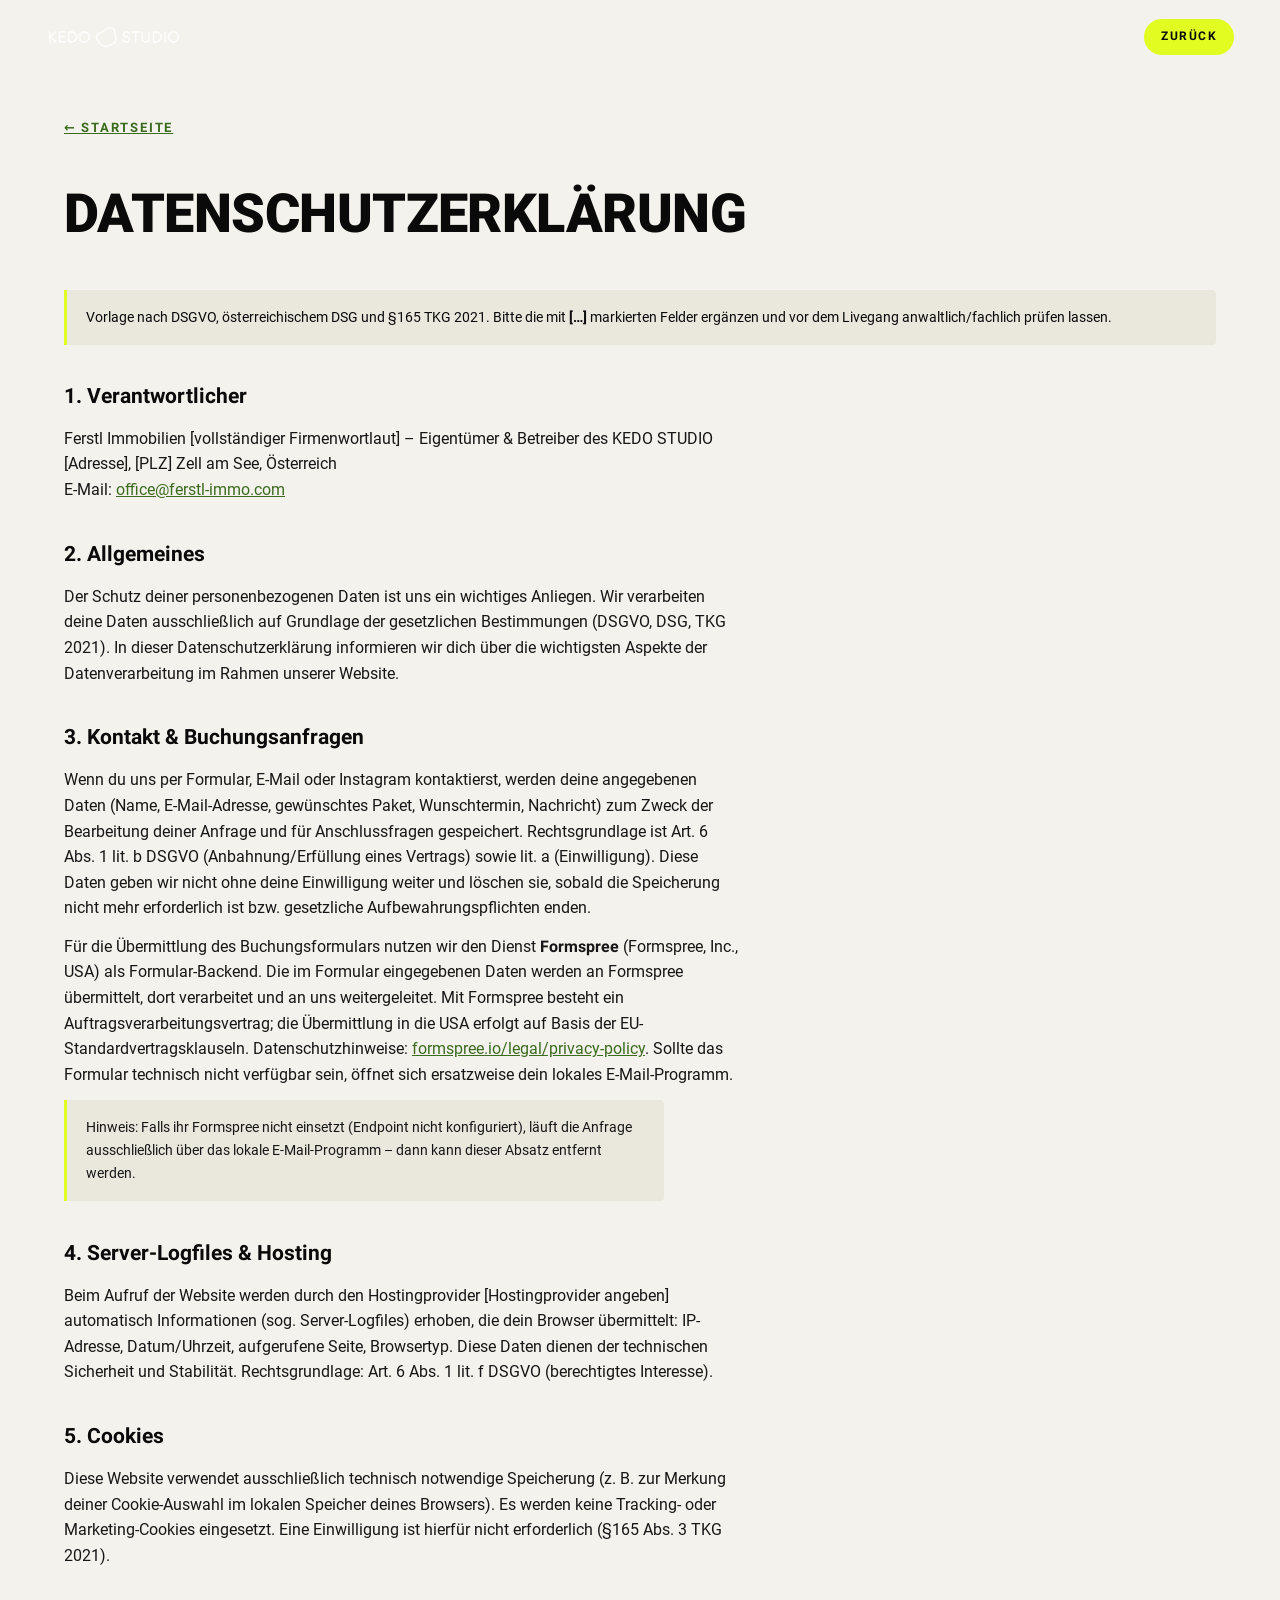
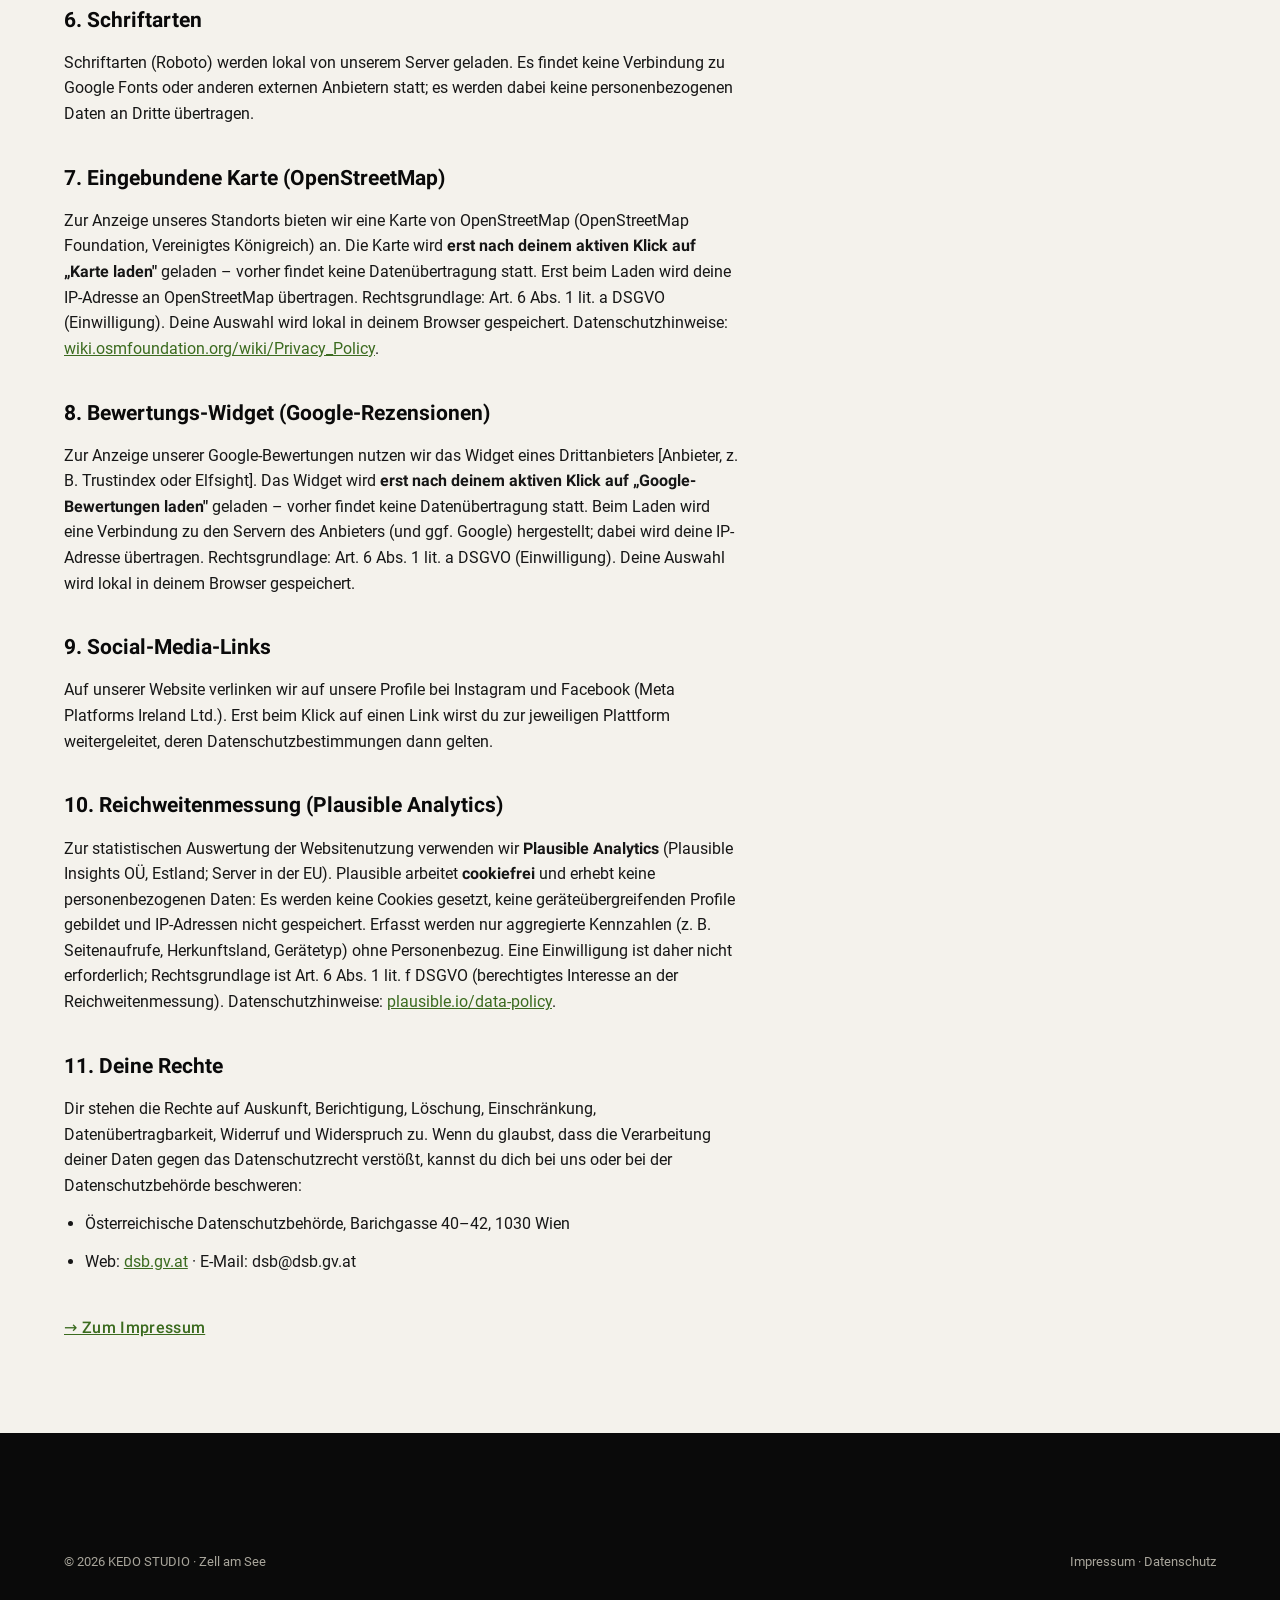
<file: datenschutz/index.html>
<!DOCTYPE html>
<html lang="de">
<head>
<meta charset="UTF-8">
<meta name="viewport" content="width=device-width, initial-scale=1.0">
<title>Datenschutzerklärung – KEDO STUDIO</title>
<meta name="robots" content="noindex,follow">
<link rel="icon" type="image/png" href="../assets/img/favicon.png">
<link rel="stylesheet" href="../css/styles.css">
</head>
<body data-lang="de" data-base="../">

<header class="nav is-scrolled" id="nav" style="position:fixed">
  <div class="nav__inner">
    <a href="../" class="nav__logo"><img src="../assets/img/logo-white.png" alt="KEDO STUDIO" width="160" height="31"></a>
    <div class="nav__right"><a href="../" class="nav__cta">Zurück</a></div>
  </div>
</header>

<main class="legal wrap">
  <a href="../" class="back link-underline">← Startseite</a>
  <h1>Datenschutzerklärung</h1>

  <div class="muted-note">Vorlage nach DSGVO, österreichischem DSG und §165 TKG 2021. Bitte die mit <strong>[…]</strong> markierten Felder ergänzen und vor dem Livegang anwaltlich/fachlich prüfen lassen.</div>

  <h2>1. Verantwortlicher</h2>
  <p>
    Ferstl Immobilien [vollständiger Firmenwortlaut] – Eigentümer &amp; Betreiber des KEDO STUDIO<br>
    [Adresse], [PLZ] Zell am See, Österreich<br>
    E-Mail: <a href="mailto:office@ferstl-immo.com">office@ferstl-immo.com</a>
  </p>

  <h2>2. Allgemeines</h2>
  <p>Der Schutz deiner personenbezogenen Daten ist uns ein wichtiges Anliegen. Wir verarbeiten deine Daten ausschließlich auf Grundlage der gesetzlichen Bestimmungen (DSGVO, DSG, TKG 2021). In dieser Datenschutzerklärung informieren wir dich über die wichtigsten Aspekte der Datenverarbeitung im Rahmen unserer Website.</p>

  <h2>3. Kontakt &amp; Buchungsanfragen</h2>
  <p>Wenn du uns per Formular, E-Mail oder Instagram kontaktierst, werden deine angegebenen Daten (Name, E-Mail-Adresse, gewünschtes Paket, Wunschtermin, Nachricht) zum Zweck der Bearbeitung deiner Anfrage und für Anschlussfragen gespeichert. Rechtsgrundlage ist Art. 6 Abs. 1 lit. b DSGVO (Anbahnung/Erfüllung eines Vertrags) sowie lit. a (Einwilligung). Diese Daten geben wir nicht ohne deine Einwilligung weiter und löschen sie, sobald die Speicherung nicht mehr erforderlich ist bzw. gesetzliche Aufbewahrungspflichten enden.</p>
  <p>Für die Übermittlung des Buchungsformulars nutzen wir den Dienst <strong>Formspree</strong> (Formspree, Inc., USA) als Formular-Backend. Die im Formular eingegebenen Daten werden an Formspree übermittelt, dort verarbeitet und an uns weitergeleitet. Mit Formspree besteht ein Auftragsverarbeitungsvertrag; die Übermittlung in die USA erfolgt auf Basis der EU-Standardvertragsklauseln. Datenschutzhinweise: <a href="https://formspree.io/legal/privacy-policy/" target="_blank" rel="noopener">formspree.io/legal/privacy-policy</a>. Sollte das Formular technisch nicht verfügbar sein, öffnet sich ersatzweise dein lokales E-Mail-Programm.</p>
  <p class="muted-note" style="margin-top:.6rem">Hinweis: Falls ihr Formspree nicht einsetzt (Endpoint nicht konfiguriert), läuft die Anfrage ausschließlich über das lokale E-Mail-Programm – dann kann dieser Absatz entfernt werden.</p>

  <h2>4. Server-Logfiles &amp; Hosting</h2>
  <p>Beim Aufruf der Website werden durch den Hostingprovider [Hostingprovider angeben] automatisch Informationen (sog. Server-Logfiles) erhoben, die dein Browser übermittelt: IP-Adresse, Datum/Uhrzeit, aufgerufene Seite, Browsertyp. Diese Daten dienen der technischen Sicherheit und Stabilität. Rechtsgrundlage: Art. 6 Abs. 1 lit. f DSGVO (berechtigtes Interesse).</p>

  <h2>5. Cookies</h2>
  <p>Diese Website verwendet ausschließlich technisch notwendige Speicherung (z. B. zur Merkung deiner Cookie-Auswahl im lokalen Speicher deines Browsers). Es werden keine Tracking- oder Marketing-Cookies eingesetzt. Eine Einwilligung ist hierfür nicht erforderlich (§165 Abs. 3 TKG 2021).</p>

  <h2>6. Schriftarten</h2>
  <p>Schriftarten (Roboto) werden lokal von unserem Server geladen. Es findet keine Verbindung zu Google Fonts oder anderen externen Anbietern statt; es werden dabei keine personenbezogenen Daten an Dritte übertragen.</p>

  <h2>7. Eingebundene Karte (OpenStreetMap)</h2>
  <p>Zur Anzeige unseres Standorts bieten wir eine Karte von OpenStreetMap (OpenStreetMap Foundation, Vereinigtes Königreich) an. Die Karte wird <strong>erst nach deinem aktiven Klick auf „Karte laden"</strong> geladen – vorher findet keine Datenübertragung statt. Erst beim Laden wird deine IP-Adresse an OpenStreetMap übertragen. Rechtsgrundlage: Art. 6 Abs. 1 lit. a DSGVO (Einwilligung). Deine Auswahl wird lokal in deinem Browser gespeichert. Datenschutzhinweise: <a href="https://wiki.osmfoundation.org/wiki/Privacy_Policy" target="_blank" rel="noopener">wiki.osmfoundation.org/wiki/Privacy_Policy</a>.</p>

  <h2>8. Bewertungs-Widget (Google-Rezensionen)</h2>
  <p>Zur Anzeige unserer Google-Bewertungen nutzen wir das Widget eines Drittanbieters [Anbieter, z. B. Trustindex oder Elfsight]. Das Widget wird <strong>erst nach deinem aktiven Klick auf „Google-Bewertungen laden"</strong> geladen – vorher findet keine Datenübertragung statt. Beim Laden wird eine Verbindung zu den Servern des Anbieters (und ggf. Google) hergestellt; dabei wird deine IP-Adresse übertragen. Rechtsgrundlage: Art. 6 Abs. 1 lit. a DSGVO (Einwilligung). Deine Auswahl wird lokal in deinem Browser gespeichert.</p>

  <h2>9. Social-Media-Links</h2>
  <p>Auf unserer Website verlinken wir auf unsere Profile bei Instagram und Facebook (Meta Platforms Ireland Ltd.). Erst beim Klick auf einen Link wirst du zur jeweiligen Plattform weitergeleitet, deren Datenschutzbestimmungen dann gelten.</p>

  <h2>10. Reichweitenmessung (Plausible Analytics)</h2>
  <p>Zur statistischen Auswertung der Websitenutzung verwenden wir <strong>Plausible Analytics</strong> (Plausible Insights OÜ, Estland; Server in der EU). Plausible arbeitet <strong>cookiefrei</strong> und erhebt keine personenbezogenen Daten: Es werden keine Cookies gesetzt, keine geräteübergreifenden Profile gebildet und IP-Adressen nicht gespeichert. Erfasst werden nur aggregierte Kennzahlen (z. B. Seitenaufrufe, Herkunftsland, Gerätetyp) ohne Personenbezug. Eine Einwilligung ist daher nicht erforderlich; Rechtsgrundlage ist Art. 6 Abs. 1 lit. f DSGVO (berechtigtes Interesse an der Reichweitenmessung). Datenschutzhinweise: <a href="https://plausible.io/data-policy" target="_blank" rel="noopener">plausible.io/data-policy</a>.</p>

  <h2>11. Deine Rechte</h2>
  <p>Dir stehen die Rechte auf Auskunft, Berichtigung, Löschung, Einschränkung, Datenübertragbarkeit, Widerruf und Widerspruch zu. Wenn du glaubst, dass die Verarbeitung deiner Daten gegen das Datenschutzrecht verstößt, kannst du dich bei uns oder bei der Datenschutzbehörde beschweren:</p>
  <ul>
    <li>Österreichische Datenschutzbehörde, Barichgasse 40–42, 1030 Wien</li>
    <li>Web: <a href="https://www.dsb.gv.at" target="_blank" rel="noopener">dsb.gv.at</a> · E-Mail: dsb@dsb.gv.at</li>
  </ul>

  <p style="margin-top:2.5rem"><a href="../impressum/" class="link-underline">→ Zum Impressum</a></p>
</main>

<footer class="footer"><div class="wrap"><div class="footer__bottom" style="border:none">
  <span>© <span id="year"></span> KEDO STUDIO · Zell am See</span>
  <div><a href="../impressum/">Impressum</a> · <a href="../datenschutz/">Datenschutz</a></div>
</div></div></footer>

<script src="../js/main.js" defer></script>
</body>
</html>
</file>
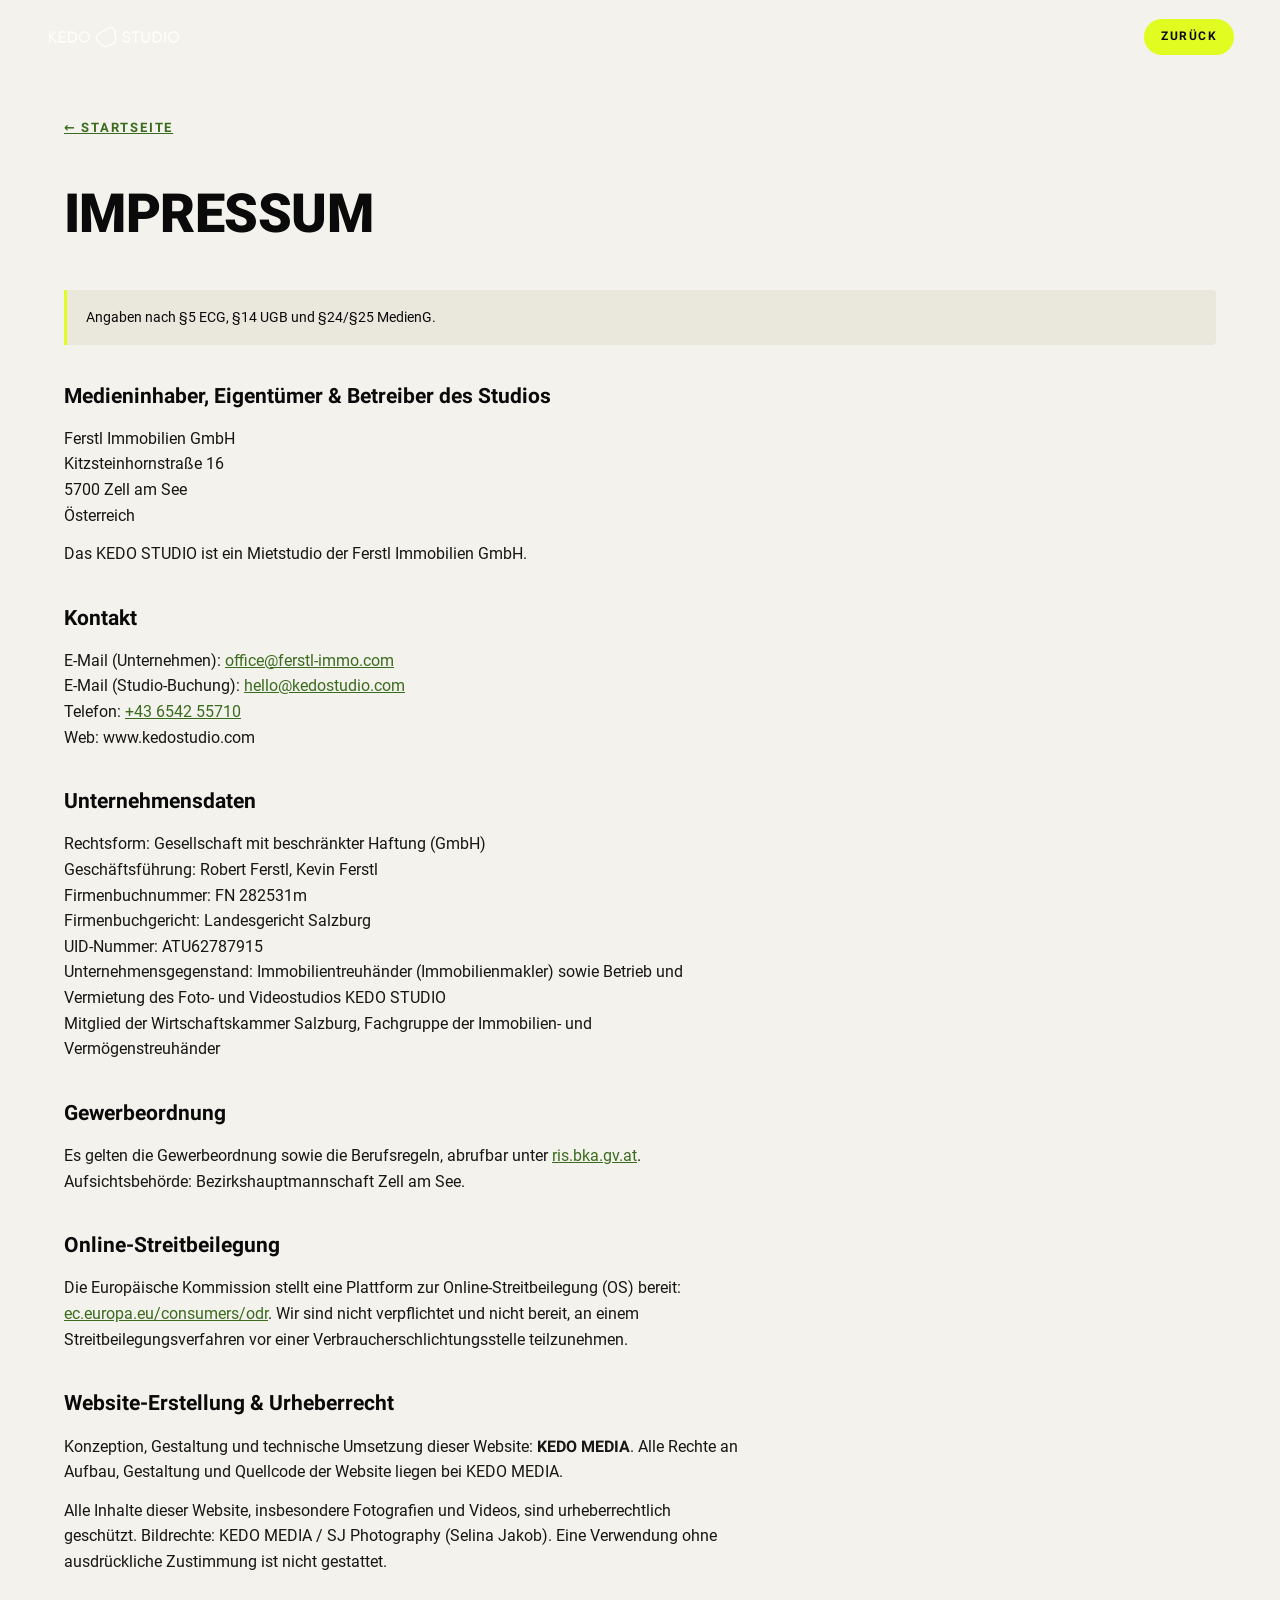
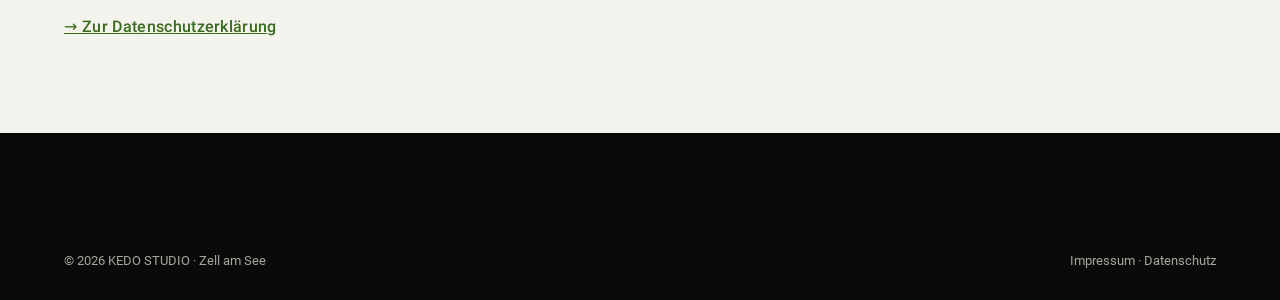
<file: impressum/index.html>
<!DOCTYPE html>
<html lang="de">
<head>
<meta charset="UTF-8">
<meta name="viewport" content="width=device-width, initial-scale=1.0">
<title>Impressum – KEDO STUDIO</title>
<meta name="robots" content="noindex,follow">
<link rel="icon" type="image/png" href="../assets/img/favicon.png">
<link rel="stylesheet" href="../css/styles.css">
</head>
<body data-lang="de" data-base="../">

<header class="nav is-scrolled" id="nav" style="position:fixed">
  <div class="nav__inner">
    <a href="../" class="nav__logo"><img src="../assets/img/logo-white.png" alt="KEDO STUDIO" width="160" height="31"></a>
    <div class="nav__right"><a href="../" class="nav__cta">Zurück</a></div>
  </div>
</header>

<main class="legal wrap">
  <a href="../" class="back link-underline">← Startseite</a>
  <h1>Impressum</h1>

  <div class="muted-note">Angaben nach §5 ECG, §14 UGB und §24/§25 MedienG.</div>

  <h2>Medieninhaber, Eigentümer &amp; Betreiber des Studios</h2>
  <p>
    Ferstl Immobilien GmbH<br>
    Kitzsteinhornstraße 16<br>
    5700 Zell am See<br>
    Österreich
  </p>
  <p>Das KEDO STUDIO ist ein Mietstudio der Ferstl Immobilien GmbH.</p>

  <h2>Kontakt</h2>
  <p>
    E-Mail (Unternehmen): <a href="mailto:office@ferstl-immo.com">office@ferstl-immo.com</a><br>
    E-Mail (Studio-Buchung): <a href="mailto:hello@kedostudio.com">hello@kedostudio.com</a><br>
    Telefon: <a href="tel:+43654255710">+43 6542 55710</a><br>
    Web: www.kedostudio.com
  </p>

  <h2>Unternehmensdaten</h2>
  <p>
    Rechtsform: Gesellschaft mit beschränkter Haftung (GmbH)<br>
    Geschäftsführung: Robert Ferstl, Kevin Ferstl<br>
    Firmenbuchnummer: FN 282531m<br>
    Firmenbuchgericht: Landesgericht Salzburg<br>
    UID-Nummer: ATU62787915<br>
    Unternehmensgegenstand: Immobilientreuhänder (Immobilienmakler) sowie Betrieb und Vermietung des Foto- und Videostudios KEDO STUDIO<br>
    Mitglied der Wirtschaftskammer Salzburg, Fachgruppe der Immobilien- und Vermögenstreuhänder
  </p>

  <h2>Gewerbeordnung</h2>
  <p>Es gelten die Gewerbeordnung sowie die Berufsregeln, abrufbar unter <a href="https://www.ris.bka.gv.at" target="_blank" rel="noopener">ris.bka.gv.at</a>. Aufsichtsbehörde: Bezirkshauptmannschaft Zell am See.</p>

  <h2>Online-Streitbeilegung</h2>
  <p>Die Europäische Kommission stellt eine Plattform zur Online-Streitbeilegung (OS) bereit: <a href="https://ec.europa.eu/consumers/odr" target="_blank" rel="noopener">ec.europa.eu/consumers/odr</a>. Wir sind nicht verpflichtet und nicht bereit, an einem Streitbeilegungsverfahren vor einer Verbraucherschlichtungsstelle teilzunehmen.</p>

  <h2>Website-Erstellung &amp; Urheberrecht</h2>
  <p>Konzeption, Gestaltung und technische Umsetzung dieser Website: <strong>KEDO MEDIA</strong>. Alle Rechte an Aufbau, Gestaltung und Quellcode der Website liegen bei KEDO MEDIA.</p>
  <p>Alle Inhalte dieser Website, insbesondere Fotografien und Videos, sind urheberrechtlich geschützt. Bildrechte: KEDO MEDIA / SJ Photography (Selina Jakob). Eine Verwendung ohne ausdrückliche Zustimmung ist nicht gestattet.</p>

  <p style="margin-top:2.5rem"><a href="../datenschutz/" class="link-underline">→ Zur Datenschutzerklärung</a></p>
</main>

<footer class="footer"><div class="wrap"><div class="footer__bottom" style="border:none">
  <span>© <span id="year"></span> KEDO STUDIO · Zell am See</span>
  <div><a href="../impressum/">Impressum</a> · <a href="../datenschutz/">Datenschutz</a></div>
</div></div></footer>

<script src="../js/main.js" defer></script>
</body>
</html>
</file>
<file: css/styles.css>
/* =====================================================================
   KEDO STUDIO — Mietstudio Zell am See
   Design system & stylesheet
   Editorial photo-studio aesthetic · self-hosted fonts · no external CDNs
   ===================================================================== */

/* ---------- Fonts (self-hosted, DSGVO-safe) ---------- */
@font-face{font-family:"Roboto";src:url("../assets/fonts/Roboto-Light.woff2") format("woff2");font-weight:300;font-style:normal;font-display:swap}
@font-face{font-family:"Roboto";src:url("../assets/fonts/Roboto-Regular.woff2") format("woff2");font-weight:400;font-style:normal;font-display:swap}
@font-face{font-family:"Roboto";src:url("../assets/fonts/Roboto-Medium.woff2") format("woff2");font-weight:500;font-style:normal;font-display:swap}
@font-face{font-family:"Roboto";src:url("../assets/fonts/Roboto-Bold.woff2") format("woff2");font-weight:700;font-style:normal;font-display:swap}
@font-face{font-family:"Roboto";src:url("../assets/fonts/Roboto-Black.woff2") format("woff2");font-weight:900;font-style:normal;font-display:swap}

/* ---------- Tokens ---------- */
:root{
  --ink:#0a0a0a;          /* near-black */
  --ink-soft:#161616;
  --paper:#f4f2ec;        /* warm off-white */
  --paper-2:#eae7dd;      /* warm gray, alt sections */
  --line:#d8d4c8;
  --accent:#e1fc21;       /* acid yellow-green */
  --muted:#646057;
  --muted-on-dark:#a8a59b;
  --white:#ffffff;

  --maxw:1320px;
  --gut:clamp(20px,5vw,72px);
  --radius:2px;

  --f-display:"Roboto",system-ui,sans-serif;
  --f-body:"Roboto",system-ui,sans-serif;

  --ease:cubic-bezier(.22,1,.36,1);
  --ease-out:cubic-bezier(.16,1,.3,1);
  --dur:.7s;

  --nav-h:74px;
}

/* ---------- Reset ---------- */
*,*::before,*::after{box-sizing:border-box}
html{scroll-behavior:smooth;-webkit-text-size-adjust:100%;scroll-padding-top:80px}
@media (prefers-reduced-motion:reduce){html{scroll-behavior:auto}}
body{
  margin:0;font-family:var(--f-body);background:var(--paper);color:var(--ink);
  font-weight:400;line-height:1.6;font-size:clamp(16px,1.05vw,18px);
  -webkit-font-smoothing:antialiased;text-rendering:optimizeLegibility;
  overflow-x:hidden;
}
img,video{max-width:100%;display:block}
a{color:inherit;text-decoration:none}
button{font-family:inherit;cursor:pointer;border:none;background:none}
ul{margin:0;padding:0;list-style:none}
h1,h2,h3,h4,p{margin:0}
::selection{background:var(--accent);color:var(--ink)}

/* ---------- Layout helpers ---------- */
.wrap{max-width:var(--maxw);margin:0 auto;padding-inline:var(--gut)}
.section{padding-block:clamp(72px,11vw,160px)}
.section--dark{background:var(--ink);color:var(--paper)}
.section--paper2{background:var(--paper-2)}
.eyebrow{
  font-size:.74rem;font-weight:700;letter-spacing:.32em;text-transform:uppercase;
  display:inline-flex;align-items:center;gap:.7em;color:var(--muted);
}
.section--dark .eyebrow{color:var(--muted-on-dark)}
.eyebrow::before{content:"";width:30px;height:1px;background:var(--accent)}
.display{
  font-family:var(--f-display);font-weight:900;line-height:.96;letter-spacing:-.02em;
  text-transform:uppercase;
}
.h-xl{font-size:clamp(2.6rem,8vw,7rem)}
.h-lg{font-size:clamp(2rem,5.4vw,4.4rem)}
.h-md{font-size:clamp(1.5rem,3vw,2.4rem)}
.lead{font-size:clamp(1.05rem,1.6vw,1.4rem);font-weight:300;line-height:1.55;max-width:46ch}
.muted{color:var(--muted)}
.section--dark .muted{color:var(--muted-on-dark)}
.accent-text{color:var(--accent)}

/* reveal */
.reveal{opacity:0;transform:translateY(34px);transition:opacity .9s var(--ease),transform .9s var(--ease)}
.reveal.in{opacity:1;transform:none}
.reveal[data-d="1"]{transition-delay:.08s}
.reveal[data-d="2"]{transition-delay:.16s}
.reveal[data-d="3"]{transition-delay:.24s}
.reveal[data-d="4"]{transition-delay:.32s}
@media (prefers-reduced-motion:reduce){.reveal{opacity:1;transform:none;transition:none}}

/* ---------- Buttons ---------- */
.btn{
  --bg:var(--accent);--fg:var(--ink);
  display:inline-flex;align-items:center;gap:.7em;
  padding:1.05em 1.9em;background:var(--bg);color:var(--fg);
  font-weight:700;font-size:.82rem;letter-spacing:.16em;text-transform:uppercase;
  border-radius:100px;position:relative;overflow:hidden;
  transition:transform .5s var(--ease),box-shadow .5s var(--ease);
  will-change:transform;
}
.btn span{position:relative;z-index:1}
.btn svg{position:relative;z-index:1;transition:transform .5s var(--ease)}
.btn::after{content:"";position:absolute;inset:0;background:var(--ink);transform:translateY(101%);transition:transform .5s var(--ease);z-index:0}
.btn:hover{transform:translateY(-3px)}
.btn:hover svg{transform:translateX(5px)}
.btn:hover::after{transform:translateY(0)}
.btn:hover{color:var(--accent)}
.btn--ghost{--bg:transparent;--fg:currentColor;border:1px solid currentColor}
.btn--ghost::after{background:var(--accent)}
.btn--ghost:hover{color:var(--ink)}
.btn--lg{padding:1.2em 2.3em;font-size:.9rem}

.link-underline{position:relative;font-weight:500;letter-spacing:.02em;display:inline-block}
.link-underline::after{content:"";position:absolute;left:0;bottom:-2px;width:100%;height:1px;background:currentColor;transform:scaleX(0);transform-origin:right;transition:transform .5s var(--ease)}
.link-underline:hover::after{transform:scaleX(1);transform-origin:left}

/* =====================================================================
   NAV
   ===================================================================== */
.nav{
  position:fixed;top:0;left:0;width:100%;height:var(--nav-h);z-index:60;
  display:flex;align-items:center;
  transition:background .5s var(--ease),box-shadow .5s var(--ease),height .4s var(--ease);
}
.nav__inner{max-width:1480px;margin:0 auto;padding-inline:clamp(18px,4vw,46px);width:100%;
  display:flex;align-items:center;justify-content:space-between;gap:2rem}
.nav__logo{display:flex;align-items:center}
.nav__logo img{height:26px;width:auto}
.nav__menu{display:flex;align-items:center;gap:clamp(1.1rem,2.2vw,2.4rem)}
.nav__menu a{font-size:.8rem;font-weight:500;letter-spacing:.12em;text-transform:uppercase;color:var(--paper);position:relative;opacity:.85;transition:opacity .3s}
.nav__menu a::after{content:"";position:absolute;left:0;bottom:-6px;width:100%;height:1px;background:var(--accent);transform:scaleX(0);transform-origin:right;transition:transform .4s var(--ease)}
.nav__menu a:hover{opacity:1}
.nav__menu a:hover::after{transform:scaleX(1);transform-origin:left}
.nav__right{display:flex;align-items:center;gap:1.3rem}
.lang{display:flex;align-items:center;gap:.5rem;font-size:.78rem;font-weight:600;letter-spacing:.08em;color:var(--paper)}
.lang a{opacity:.5;transition:opacity .3s}
.lang a.is-active{opacity:1;color:var(--accent)}
.lang a:hover{opacity:1}
.lang__sep{opacity:.3}
.nav__cta{display:inline-flex;align-items:center;gap:.55em;padding:.72em 1.4em;background:var(--accent);color:var(--ink);border-radius:100px;font-size:.76rem;font-weight:700;letter-spacing:.12em;text-transform:uppercase;transition:transform .4s var(--ease)}
.nav__cta:hover{transform:translateY(-2px)}

/* scrolled state */
.nav.is-scrolled{background:rgba(10,10,10,.82);backdrop-filter:blur(14px);height:62px;box-shadow:0 1px 0 rgba(255,255,255,.06)}
.nav.is-hidden{transform:translateY(-100%);transition:transform .5s var(--ease)}

/* burger */
.burger{display:none;width:34px;height:34px;position:relative;z-index:80}
.burger span{position:absolute;left:4px;right:4px;height:2px;background:var(--paper);transition:transform .4s var(--ease),opacity .3s}
.burger span:nth-child(1){top:11px}
.burger span:nth-child(2){top:17px}
.burger span:nth-child(3){top:23px}
.nav.menu-open .burger span:nth-child(1){transform:translateY(6px) rotate(45deg)}
.nav.menu-open .burger span:nth-child(2){opacity:0}
.nav.menu-open .burger span:nth-child(3){transform:translateY(-6px) rotate(-45deg)}
/* mobile: Hamburger statt Inline-Menü */
@media (max-width:860px){
  .nav__menu,.lang,.nav__cta{display:none}
  .burger{display:block}
}

/* mobile overlay */
.mobile-menu{position:fixed;inset:0;background:var(--ink);z-index:55;display:flex;flex-direction:column;justify-content:center;padding:0 var(--gut);
  clip-path:circle(0% at calc(100% - 40px) 40px);transition:clip-path .6s var(--ease);pointer-events:none}
.nav.menu-open + .mobile-menu,.mobile-menu.open{clip-path:circle(150% at calc(100% - 40px) 40px);pointer-events:auto}
.mobile-menu a.m-link{color:var(--paper);font-family:var(--f-display);font-weight:900;text-transform:uppercase;font-size:clamp(2rem,9vw,3.4rem);line-height:1.08;letter-spacing:-.01em;padding:.12em 0;opacity:0;transform:translateY(20px);transition:opacity .5s var(--ease),transform .5s var(--ease),color .3s}
.mobile-menu.open a.m-link{opacity:1;transform:none}
.mobile-menu a.m-link:hover{color:var(--accent)}
.mobile-menu .m-foot{margin-top:2.4rem;display:flex;gap:1.4rem;align-items:center;color:var(--muted-on-dark);font-size:.85rem;opacity:0;transition:opacity .6s .3s}
.mobile-menu.open .m-foot{opacity:1}

/* =====================================================================
   HERO
   ===================================================================== */
.hero{position:relative;min-height:100svh;display:flex;align-items:flex-end;overflow:hidden;background:var(--ink);color:var(--paper)}
.hero__media{position:absolute;inset:0;z-index:0}
.hero__media video,.hero__media img{width:100%;height:100%;object-fit:cover}
.hero__media .v-vertical{display:none}
.hero__media::after{content:"";position:absolute;inset:0;background:
  linear-gradient(180deg,rgba(10,10,10,.55) 0%,rgba(10,10,10,.15) 32%,rgba(10,10,10,.35) 62%,rgba(10,10,10,.92) 100%)}
.hero__inner{position:relative;z-index:2;width:100%;max-width:1480px;margin:0 auto;padding:0 clamp(18px,4vw,46px) clamp(40px,7vh,90px)}
.hero__tag{margin-bottom:1.6rem}
.hero__tag .eyebrow{color:var(--paper)}
.hero__tag .eyebrow::before{background:var(--accent)}
.hero__title{font-family:var(--f-display);font-weight:900;text-transform:uppercase;line-height:.92;letter-spacing:-.025em;
  font-size:clamp(3.4rem,13vw,11rem)}
.hero__sub{display:block;font-size:clamp(1rem,2.4vw,1.9rem);font-weight:300;letter-spacing:.02em;text-transform:none;margin-top:.5rem;color:var(--accent)}
.hero__row{display:flex;flex-wrap:wrap;align-items:flex-end;justify-content:space-between;gap:2rem;margin-top:2.4rem}
.hero__claim{max-width:30ch;font-size:clamp(1rem,1.4vw,1.25rem);font-weight:300;color:var(--paper)}
.hero__cta{display:flex;gap:1rem;flex-wrap:wrap}
.hero__scroll{position:absolute;left:50%;bottom:22px;transform:translateX(-50%);z-index:2;display:flex;flex-direction:column;align-items:center;gap:.5rem;font-size:.62rem;letter-spacing:.3em;text-transform:uppercase;color:var(--muted-on-dark)}
.hero__scroll .bar{width:1px;height:42px;background:linear-gradient(var(--accent),transparent);animation:scrolldown 2.2s var(--ease) infinite}
@keyframes scrolldown{0%{transform:scaleY(0);transform-origin:top}45%{transform:scaleY(1);transform-origin:top}55%{transform:scaleY(1);transform-origin:bottom}100%{transform:scaleY(0);transform-origin:bottom}}

/* marquee strip under hero */
.marquee{background:var(--accent);color:var(--ink);overflow:hidden;white-space:nowrap;border-block:1px solid var(--ink)}
.marquee__track{display:inline-flex;gap:2.5rem;padding-block:.85rem;animation:marquee 26s linear infinite;will-change:transform}
.marquee span{font-family:var(--f-display);font-weight:900;text-transform:uppercase;font-size:1rem;letter-spacing:.02em;display:inline-flex;align-items:center;gap:2.5rem}
.marquee span::after{content:"✳";font-size:.8em}
@keyframes marquee{to{transform:translateX(-50%)}}
@media (prefers-reduced-motion:reduce){.marquee__track{animation:none}}

/* =====================================================================
   VISION / INTRO split
   ===================================================================== */
.vision{display:grid;grid-template-columns:1.05fr .95fr;gap:clamp(2rem,5vw,5rem);align-items:center}
.vision__media{position:relative;aspect-ratio:4/5;overflow:hidden;border-radius:var(--radius)}
.vision__media img{width:100%;height:100%;object-fit:cover;transition:transform 1.4s var(--ease)}
.vision__media:hover img{transform:scale(1.05)}
.vision__media .badge{position:absolute;left:18px;bottom:18px;background:var(--accent);color:var(--ink);padding:.5em 1em;font-size:.7rem;font-weight:700;letter-spacing:.14em;text-transform:uppercase;border-radius:100px}
.vision__body p{margin-top:1.4rem;max-width:48ch}
.options{display:grid;grid-template-columns:1fr 1fr;gap:1rem;margin-top:2.4rem}
.option{border:1px solid var(--line);border-radius:var(--radius);padding:1.5rem 1.4rem;transition:border-color .4s var(--ease),background .4s var(--ease),transform .4s var(--ease);background:var(--paper)}
.option:hover{border-color:var(--ink);transform:translateY(-4px)}
.option .num{font-size:.7rem;font-weight:700;letter-spacing:.2em;color:var(--accent);background:var(--ink);width:fit-content;padding:.35em .7em;border-radius:100px}
.option h3{font-family:var(--f-display);font-weight:900;text-transform:uppercase;font-size:1.45rem;margin-top:1rem;letter-spacing:-.01em}
.option p{margin-top:.5rem;font-size:.95rem;color:var(--muted)}
@media (max-width:860px){.vision{grid-template-columns:1fr}.options{grid-template-columns:1fr 1fr}}
@media (max-width:520px){.options{grid-template-columns:1fr}}

/* =====================================================================
   SERVICES
   ===================================================================== */
.services__head{display:flex;justify-content:space-between;align-items:flex-end;gap:2rem;flex-wrap:wrap;margin-bottom:clamp(2.5rem,6vw,4.5rem)}
.svc-grid{display:grid;grid-template-columns:repeat(2,1fr);gap:clamp(1rem,2vw,1.6rem)}
.svc{position:relative;overflow:hidden;border-radius:var(--radius);min-height:clamp(340px,42vw,540px);display:flex;align-items:flex-end;color:var(--paper);isolation:isolate}
.svc img{position:absolute;inset:0;width:100%;height:100%;object-fit:cover;z-index:-2;transition:transform 1.5s var(--ease)}
.svc::after{content:"";position:absolute;inset:0;z-index:-1;background:linear-gradient(180deg,rgba(10,10,10,.05) 30%,rgba(10,10,10,.9) 100%);transition:background .5s}
.svc:hover img{transform:scale(1.06)}
.svc__body{padding:clamp(1.5rem,3vw,2.4rem)}
.svc__num{font-size:.72rem;font-weight:700;letter-spacing:.24em;color:var(--accent)}
.svc h3{font-family:var(--f-display);font-weight:900;text-transform:uppercase;font-size:clamp(1.5rem,2.6vw,2.3rem);line-height:1;margin:.7rem 0 .6rem;letter-spacing:-.01em}
.svc p{font-size:.96rem;max-width:42ch;color:#e9e7df;max-height:0;opacity:0;overflow:hidden;transition:max-height .6s var(--ease),opacity .5s var(--ease),margin .5s}
.svc .tags{display:none}
.svc .tags span{font-size:.66rem;font-weight:600;letter-spacing:.12em;text-transform:uppercase;border:1px solid rgba(255,255,255,.4);padding:.35em .8em;border-radius:100px}
.svc:hover p{max-height:200px;opacity:1}
@media (hover:none){.svc p{max-height:200px;opacity:1}}
@media (max-width:760px){.svc-grid{grid-template-columns:1fr}.svc p{max-height:none;opacity:1}.svc h3{overflow-wrap:break-word;hyphens:auto}}

/* =====================================================================
   GALLERY / WORK
   ===================================================================== */
.gallery__head{margin-bottom:clamp(2rem,5vw,3.5rem)}
.masonry{display:grid;grid-template-columns:repeat(3,1fr);gap:14px}
.masonry .g-item{position:relative;overflow:hidden;border-radius:var(--radius);cursor:pointer;background:var(--ink-soft);aspect-ratio:4/5}
.masonry .g-item img{display:block;width:100%;height:100%;object-fit:cover;transition:transform 1.2s var(--ease)}
.masonry .g-item::after{content:"";position:absolute;inset:0;background:linear-gradient(180deg,transparent 55%,rgba(10,10,10,.7));opacity:0;transition:opacity .5s}
.masonry .g-item .g-plus{position:absolute;right:14px;bottom:14px;width:38px;height:38px;border-radius:50%;background:var(--accent);color:var(--ink);display:flex;align-items:center;justify-content:center;opacity:0;transform:translateY(8px) scale(.8);transition:all .5s var(--ease);z-index:2}
.masonry .g-item:hover img{transform:scale(1.06)}
.masonry .g-item:hover::after{opacity:1}
.masonry .g-item:hover .g-plus{opacity:1;transform:none}
.g-item.is-hidden{display:none}
.gallery__more{text-align:center;margin-top:2.6rem}
@media (max-width:900px){.masonry{grid-template-columns:repeat(2,1fr)}}
@media (max-width:540px){.masonry{grid-template-columns:repeat(2,1fr);gap:10px}}

/* lightbox */
.lb{position:fixed;inset:0;z-index:120;background:rgba(8,8,8,.96);display:flex;align-items:center;justify-content:center;opacity:0;pointer-events:none;transition:opacity .4s}
.lb.open{opacity:1;pointer-events:auto}
.lb img{max-width:90vw;max-height:86vh;border-radius:var(--radius);box-shadow:0 30px 90px rgba(0,0,0,.6);transform:scale(.96);transition:transform .5s var(--ease)}
.lb.open img{transform:none}
.lb__close,.lb__nav{position:absolute;color:var(--paper);width:54px;height:54px;display:flex;align-items:center;justify-content:center;border:1px solid rgba(255,255,255,.25);border-radius:50%;transition:background .3s,color .3s}
.lb__close:hover,.lb__nav:hover{background:var(--accent);color:var(--ink);border-color:var(--accent)}
.lb__close{top:24px;right:24px}
.lb__nav{top:50%;transform:translateY(-50%)}
.lb__nav.prev{left:24px}.lb__nav.next{right:24px}
.lb__count{position:absolute;bottom:26px;left:50%;transform:translateX(-50%);color:var(--muted-on-dark);font-size:.8rem;letter-spacing:.2em}
@media (max-width:600px){.lb__nav{width:44px;height:44px}.lb__nav.prev{left:10px}.lb__nav.next{right:10px}.lb__close{top:14px;right:14px}}

/* =====================================================================
   EQUIPMENT
   ===================================================================== */
.equip__head{display:flex;justify-content:space-between;align-items:flex-end;gap:2rem;flex-wrap:wrap;margin-bottom:clamp(2.5rem,5vw,4rem)}
.equip-grid{display:grid;grid-template-columns:repeat(6,1fr);grid-auto-rows:minmax(0,auto);gap:14px}
.eq{position:relative;overflow:hidden;border-radius:var(--radius);background:var(--ink-soft);color:var(--paper);display:flex;align-items:flex-end;min-height:240px;isolation:isolate}
.eq img{position:absolute;inset:0;width:100%;height:100%;object-fit:cover;z-index:-2;transition:transform 1.4s var(--ease)}
.eq::after{content:"";position:absolute;inset:0;z-index:-1;background:linear-gradient(180deg,rgba(10,10,10,.1) 35%,rgba(10,10,10,.88))}
.eq:hover img{transform:scale(1.07)}
.eq__body{padding:1.3rem 1.4rem}
.eq__num{display:none}
.eq h3{font-family:var(--f-display);font-weight:900;text-transform:uppercase;font-size:1.25rem;margin-top:.5rem;letter-spacing:-.01em;line-height:1.02;overflow-wrap:break-word;hyphens:auto}
.eq p{font-size:.86rem;color:#d9d7cf;margin-top:.5rem;max-height:0;opacity:0;overflow:hidden;transition:max-height .6s var(--ease),opacity .5s,margin .5s}
.eq:hover p{max-height:160px;opacity:1}
@media (hover:none){.eq p{max-height:160px;opacity:1}}
/* bento spans */
.eq--wide{grid-column:span 3}
.eq--tall{grid-column:span 3}
.eq--std{grid-column:span 2}
@media (max-width:1000px){.equip-grid{grid-template-columns:repeat(4,1fr)}.eq--wide,.eq--tall{grid-column:span 2}.eq--std{grid-column:span 2}}
@media (max-width:620px){.equip-grid{grid-template-columns:1fr}.eq--wide,.eq--tall,.eq--std{grid-column:span 1}.eq{min-height:300px}.eq p{max-height:none;opacity:1}}

/* =====================================================================
   TEAM
   ===================================================================== */
.team{display:grid;grid-template-columns:.9fr 1.1fr;gap:clamp(2rem,5vw,5rem);align-items:center}
.team__media{position:relative}
.team__media .ph{aspect-ratio:3/4;overflow:hidden;border-radius:var(--radius)}
.team__media .ph img{width:100%;height:100%;object-fit:cover}
.team__media .ph.b{position:absolute;width:46%;right:-6%;bottom:-10%;aspect-ratio:3/4;box-shadow:0 24px 60px rgba(0,0,0,.4);border:4px solid var(--ink)}
.team__names{display:flex;gap:1.4rem;margin:1.8rem 0;flex-wrap:wrap}
.team__person{border-left:2px solid var(--accent);padding-left:1rem}
.team__person h4{font-family:var(--f-display);font-weight:900;text-transform:uppercase;font-size:1.2rem;color:var(--accent)}
.team__person span{font-size:.8rem;letter-spacing:.14em;text-transform:uppercase;color:var(--muted-on-dark)}
.team__body p{margin-top:1.2rem;max-width:52ch}
@media (max-width:860px){.team{grid-template-columns:1fr}.team__media{max-width:440px}}

/* =====================================================================
   PRICING
   ===================================================================== */
.pricing__head{text-align:center;max-width:60ch;margin:0 auto clamp(2.5rem,5vw,4rem)}
.price-grid{display:grid;grid-template-columns:1.3fr 1fr;gap:clamp(1rem,2.5vw,2rem)}
.pcard{background:var(--ink);color:var(--paper);border-radius:6px;padding:clamp(1.8rem,3vw,2.8rem);position:relative;overflow:hidden}
.pcard--accent{background:var(--accent);color:var(--ink)}
.pcard__label{display:flex;align-items:center;gap:.7rem;font-size:.75rem;font-weight:700;letter-spacing:.2em;text-transform:uppercase}
.pcard--accent .pcard__label{color:var(--ink)}
.pcard h3{font-family:var(--f-display);font-weight:900;text-transform:uppercase;font-size:clamp(1.6rem,3vw,2.2rem);margin-top:.7rem;letter-spacing:-.01em}
.prow{display:flex;justify-content:space-between;align-items:baseline;padding:1.05rem 0;border-bottom:1px solid rgba(255,255,255,.12)}
.pcard--accent .prow{border-color:rgba(10,10,10,.16)}
.prow:last-of-type{border-bottom:none}
.prow .pd{font-weight:300;font-size:1.02rem}
.prow .pp{font-family:var(--f-display);font-weight:900;font-size:1.4rem;letter-spacing:-.01em}
.pcard__note{margin-top:1.2rem;font-size:.82rem;color:var(--muted-on-dark)}
.pcard--accent .pcard__note{color:rgba(10,10,10,.6)}
.pricing__foot{display:grid;grid-template-columns:1fr 1fr;gap:1rem;margin-top:1.4rem}
.foot-card{border:1px solid var(--line);border-radius:6px;padding:1.5rem 1.6rem;background:var(--paper)}
.foot-card h4{font-size:.78rem;font-weight:700;letter-spacing:.18em;text-transform:uppercase;margin-bottom:.8rem;display:flex;align-items:center;gap:.6rem}
.foot-card h4::before{content:"";width:8px;height:8px;background:var(--accent);border-radius:50%}
.foot-card p{font-size:.92rem;color:var(--muted)}
.foot-card .sr{display:flex;justify-content:space-between;padding:.35rem 0;font-size:.92rem}
@media (max-width:820px){.price-grid{grid-template-columns:1fr}.pricing__foot{grid-template-columns:1fr}}

/* =====================================================================
   FAQ
   ===================================================================== */
.faq{display:grid;grid-template-columns:.8fr 1.2fr;gap:clamp(2rem,5vw,4rem);align-items:start}
.faq__list{border-top:1px solid var(--line)}
.faq__item{border-bottom:1px solid var(--line)}
.faq__q{width:100%;text-align:left;display:flex;justify-content:space-between;align-items:center;gap:1.5rem;padding:1.5rem 0;font-size:clamp(1rem,1.5vw,1.18rem);font-weight:500;color:var(--ink)}
.faq__q .ic{flex:none;width:30px;height:30px;border-radius:50%;border:1px solid var(--line);position:relative;transition:background .4s,border-color .4s}
.faq__q .ic::before,.faq__q .ic::after{content:"";position:absolute;background:var(--ink);transition:transform .4s var(--ease),background .3s}
.faq__q .ic::before{left:50%;top:9px;bottom:9px;width:2px;transform:translateX(-50%)}
.faq__q .ic::after{top:50%;left:9px;right:9px;height:2px;transform:translateY(-50%)}
.faq__item.open .faq__q .ic{background:var(--accent);border-color:var(--accent)}
.faq__item.open .faq__q .ic::before{transform:translateX(-50%) scaleY(0)}
.faq__a{max-height:0;overflow:hidden;transition:max-height .55s var(--ease)}
.faq__a p{padding-bottom:1.5rem;color:var(--muted);max-width:60ch;font-size:.98rem}
.faq__intro h2{margin-bottom:1.2rem}
@media (max-width:820px){.faq{grid-template-columns:1fr}}

/* =====================================================================
   CONTACT / BOOKING
   ===================================================================== */
.contact{display:grid;grid-template-columns:1fr 1fr;gap:clamp(2rem,5vw,4.5rem)}
.contact__intro .lead{margin-top:1.4rem}
.contact__meta{margin-top:2.4rem;display:grid;gap:1.2rem}
.cmeta{display:flex;gap:1rem;align-items:flex-start}
.cmeta .ic{flex:none;width:42px;height:42px;border-radius:50%;border:1px solid rgba(255,255,255,.2);display:flex;align-items:center;justify-content:center;color:var(--accent)}
.cmeta .t{font-size:.72rem;letter-spacing:.18em;text-transform:uppercase;color:var(--muted-on-dark)}
.cmeta .v{font-size:1.02rem;font-weight:500}
.cmeta a:hover .v{color:var(--accent)}
.form{display:grid;gap:1.1rem}
.form .row{display:grid;grid-template-columns:1fr 1fr;gap:1.1rem}
.field{position:relative;display:flex;flex-direction:column}
.field label{font-size:.72rem;letter-spacing:.14em;text-transform:uppercase;color:var(--muted-on-dark);margin-bottom:.5rem}
.field input,.field select,.field textarea{
  background:transparent;border:none;border-bottom:1px solid rgba(255,255,255,.22);
  color:var(--paper);padding:.7rem 0;font-family:inherit;font-size:1rem;border-radius:0;transition:border-color .4s}
.field textarea{resize:vertical;min-height:90px}
.field select option{color:#111}
.field input:focus,.field select:focus,.field textarea:focus{outline:none;border-color:var(--accent)}
.field input::placeholder,.field textarea::placeholder{color:rgba(255,255,255,.32)}
.consent{display:flex;gap:.7rem;align-items:flex-start;font-size:.82rem;color:var(--muted-on-dark)}
.consent input{margin-top:.2rem;accent-color:var(--accent);width:16px;height:16px;flex:none}
.consent a{color:var(--accent)}
.form__note{font-size:.78rem;color:var(--muted-on-dark)}
.form__ok{display:none;padding:1.4rem;border:1px solid var(--accent);border-radius:6px;color:var(--paper);background:rgba(225,252,33,.06)}
.form__ok.show{display:block}
.hp{position:absolute!important;left:-9999px;width:1px;height:1px;opacity:0;overflow:hidden;pointer-events:none}
@media (max-width:820px){.contact{grid-template-columns:1fr}.form .row{grid-template-columns:1fr}}

/* =====================================================================
   LOCATION
   ===================================================================== */
.location{display:grid;grid-template-columns:1fr 1fr;gap:0;border-radius:6px;overflow:hidden;border:1px solid var(--line)}
.location__info{padding:clamp(2rem,4vw,3.4rem);background:var(--paper)}
.location__info h3{font-family:var(--f-display);font-weight:900;text-transform:uppercase;font-size:clamp(1.6rem,3vw,2.4rem);letter-spacing:-.01em}
.location__info p{color:var(--muted);margin-top:1rem;max-width:40ch}
.loc-points{margin-top:1.8rem;display:grid;gap:1rem}
.loc-points li{display:flex;gap:.8rem;align-items:center;font-size:.96rem}
.loc-points .d{width:8px;height:8px;border-radius:50%;background:var(--accent);flex:none}
.location__map{min-height:340px;position:relative;filter:grayscale(1) contrast(1.05);transition:filter .6s}
.location:hover .location__map{filter:grayscale(0)}
.location__map iframe{position:absolute;inset:0;width:100%;height:100%;border:0}
.map-consent{position:absolute;inset:0;display:flex;flex-direction:column;align-items:center;justify-content:center;gap:1rem;text-align:center;padding:2rem;background:var(--ink);color:var(--paper)}
.map-consent svg{color:var(--accent)}
.map-consent p{font-size:.86rem;color:var(--muted-on-dark);max-width:34ch}
.map-consent a{font-size:.8rem;color:var(--accent)}
@media (max-width:760px){.location{grid-template-columns:1fr}}

/* =====================================================================
   FOOTER
   ===================================================================== */
.footer{background:var(--ink);color:var(--paper);padding-top:clamp(3.5rem,7vw,6rem)}
.footer__cta{text-align:center;padding-bottom:clamp(3rem,6vw,5rem);border-bottom:1px solid rgba(255,255,255,.1)}
.footer__cta h2{font-family:var(--f-display);font-weight:900;text-transform:uppercase;font-size:clamp(2.2rem,7vw,5.5rem);line-height:.98;letter-spacing:-.02em}
.footer__cta p{color:var(--muted-on-dark);margin:1.2rem auto 2rem;max-width:46ch}
.footer__grid{display:grid;grid-template-columns:1.6fr 1fr 1fr;gap:2rem;padding-block:clamp(2.5rem,5vw,4rem)}
.footer__brand img{height:30px;margin-bottom:1.2rem}
.footer__brand p{color:var(--muted-on-dark);max-width:34ch;font-size:.92rem}
.footer__col h5{font-size:.72rem;font-weight:700;letter-spacing:.2em;text-transform:uppercase;color:var(--muted-on-dark);margin-bottom:1.1rem}
.footer__col a{display:block;padding:.35rem 0;font-size:.95rem;color:var(--paper);opacity:.85;transition:opacity .3s,color .3s}
.footer__col a:hover{opacity:1;color:var(--accent)}
.footer__bottom{display:flex;justify-content:space-between;align-items:center;gap:1rem;flex-wrap:wrap;padding-block:1.8rem;border-top:1px solid rgba(255,255,255,.1);font-size:.8rem;color:var(--muted-on-dark)}
.footer__bottom a:hover{color:var(--accent)}
.socials{display:flex;gap:.8rem}
.socials a{width:38px;height:38px;border:1px solid rgba(255,255,255,.18);border-radius:50%;display:flex;align-items:center;justify-content:center;transition:background .3s,color .3s,border-color .3s}
.socials a:hover{background:var(--accent);color:var(--ink);border-color:var(--accent)}
@media (max-width:760px){.footer__grid{grid-template-columns:1fr;gap:2.4rem}.footer__bottom{padding-bottom:calc(1.8rem + 76px + env(safe-area-inset-bottom,0))}}

/* =====================================================================
   COOKIE
   ===================================================================== */
.cookie{position:fixed;left:20px;bottom:20px;max-width:380px;background:var(--ink);color:var(--paper);padding:1.6rem;border-radius:8px;z-index:130;box-shadow:0 24px 60px rgba(0,0,0,.4);transform:translateY(140%);transition:transform .6s var(--ease)}
.cookie.show{transform:none}
.cookie h4{font-family:var(--f-display);font-weight:900;text-transform:uppercase;font-size:1.1rem;margin-bottom:.6rem}
.cookie p{font-size:.85rem;color:var(--muted-on-dark);margin-bottom:1.1rem}
.cookie p a{color:var(--accent)}
.cookie__btns{display:flex;gap:.7rem;flex-wrap:wrap}
.cookie__btns .btn{padding:.8em 1.3em;font-size:.72rem}
.cookie .btn--mini{background:transparent;color:var(--paper);border:1px solid rgba(255,255,255,.3)}
.cookie .btn--mini::after{background:var(--accent)}
@media (max-width:480px){.cookie{left:12px;right:12px;bottom:12px;max-width:none}}

/* =====================================================================
   LEGAL pages
   ===================================================================== */
.legal{padding-top:calc(var(--nav-h) + 40px);padding-bottom:80px;min-height:70vh}
.legal h1{font-family:var(--f-display);font-weight:900;text-transform:uppercase;font-size:clamp(2rem,5vw,3.4rem);margin-bottom:2rem;letter-spacing:-.01em}
.legal h2{font-size:1.3rem;font-weight:700;margin:2.2rem 0 .8rem}
.legal h3{font-size:1.05rem;font-weight:700;margin:1.4rem 0 .5rem}
.legal p,.legal li{color:var(--ink-soft);max-width:75ch;margin-bottom:.8rem}
.legal ul{list-style:disc;padding-left:1.3rem;margin-bottom:1rem}
.legal a{color:#3b6b1f;text-decoration:underline}
.legal .back{display:inline-flex;align-items:center;gap:.5rem;margin-bottom:2rem;font-size:.8rem;letter-spacing:.14em;text-transform:uppercase;font-weight:600}
.legal .muted-note{background:var(--paper-2);border-left:3px solid var(--accent);padding:1rem 1.2rem;font-size:.9rem;border-radius:0 4px 4px 0}

/* ---------- Hero price anchor ---------- */
.hero__price{display:inline-flex;align-items:baseline;gap:.5em;margin-top:1rem;color:var(--paper);font-size:.8rem;letter-spacing:.06em;text-transform:uppercase}
.hero__price strong{font-family:var(--f-display);font-weight:900;color:var(--accent);font-size:1.15rem;letter-spacing:0}

/* ---------- Steps (Ablauf) ---------- */
.steps{display:grid;gap:1.1rem;margin-top:2.2rem;padding-top:2rem;border-top:1px solid rgba(255,255,255,.12)}
.steps__title{font-size:.72rem;font-weight:700;letter-spacing:.2em;text-transform:uppercase;color:var(--muted-on-dark);margin-bottom:.4rem}
.step{display:flex;gap:1rem;align-items:flex-start}
.step__n{flex:none;width:42px;height:42px;border-radius:50%;background:var(--accent);color:var(--ink);font-family:var(--f-display);font-weight:900;display:flex;align-items:center;justify-content:center;font-size:1.05rem}
.step h4{font-size:1rem;font-weight:700;color:var(--paper)}
.step p{font-size:.88rem;color:var(--muted-on-dark);margin-top:.15rem;max-width:42ch}

/* ---------- Reviews band ---------- */
.section--accent{background:var(--accent);color:var(--ink)}
.reviews{text-align:center;padding-block:clamp(48px,7vw,84px)}
.reviews .stars{font-size:1.7rem;letter-spacing:.18em;color:var(--ink);margin-bottom:.6rem}
.reviews h3{font-family:var(--f-display);font-weight:900;text-transform:uppercase;font-size:clamp(1.5rem,3.4vw,2.6rem);letter-spacing:-.01em;line-height:1.02}
.reviews p{max-width:48ch;margin:.9rem auto 1.6rem;color:rgba(10,10,10,.72);font-size:1rem}
.btn--dark{--bg:var(--ink);--fg:var(--accent)}
.btn--dark::after{background:var(--paper)}
.btn--dark:hover{color:var(--ink)}
.reviews-widget{margin-top:2.6rem}
.reviews-consent{background:var(--ink);color:var(--paper);border-radius:12px;padding:clamp(1.8rem,4vw,2.8rem) 1.6rem;display:flex;flex-direction:column;align-items:center;gap:1.1rem;max-width:560px;margin:0 auto}
.reviews-consent p{color:var(--muted-on-dark);font-size:.88rem;max-width:42ch;margin:0}
.reviews-consent a{color:var(--accent);font-size:.82rem}
.reviews-mount{margin-top:2rem;min-height:60px}
.reviews-mount iframe{max-width:100%}

/* ---------- Mobile booking bar ---------- */
.bookbar{position:fixed;left:0;right:0;bottom:0;z-index:70;display:none;align-items:center;justify-content:space-between;gap:1rem;
  padding:.7rem 1rem calc(.7rem + env(safe-area-inset-bottom,0));background:rgba(10,10,10,.94);backdrop-filter:blur(12px);
  border-top:1px solid rgba(255,255,255,.12);transform:translateY(120%);transition:transform .5s var(--ease)}
.bookbar.show{transform:none}
.bookbar__price{color:var(--paper);font-size:.72rem;line-height:1.15;letter-spacing:.04em;text-transform:uppercase}
.bookbar__price strong{display:block;font-family:var(--f-display);font-weight:900;color:var(--accent);font-size:1.05rem;letter-spacing:0;text-transform:none}
.bookbar .btn{padding:.9em 1.5em;font-size:.76rem;white-space:nowrap}
@media (max-width:760px){.bookbar{display:flex}}

/* utility */
.center{text-align:center}
.mt-2{margin-top:2rem}
.nowrap{white-space:nowrap}
</file>
